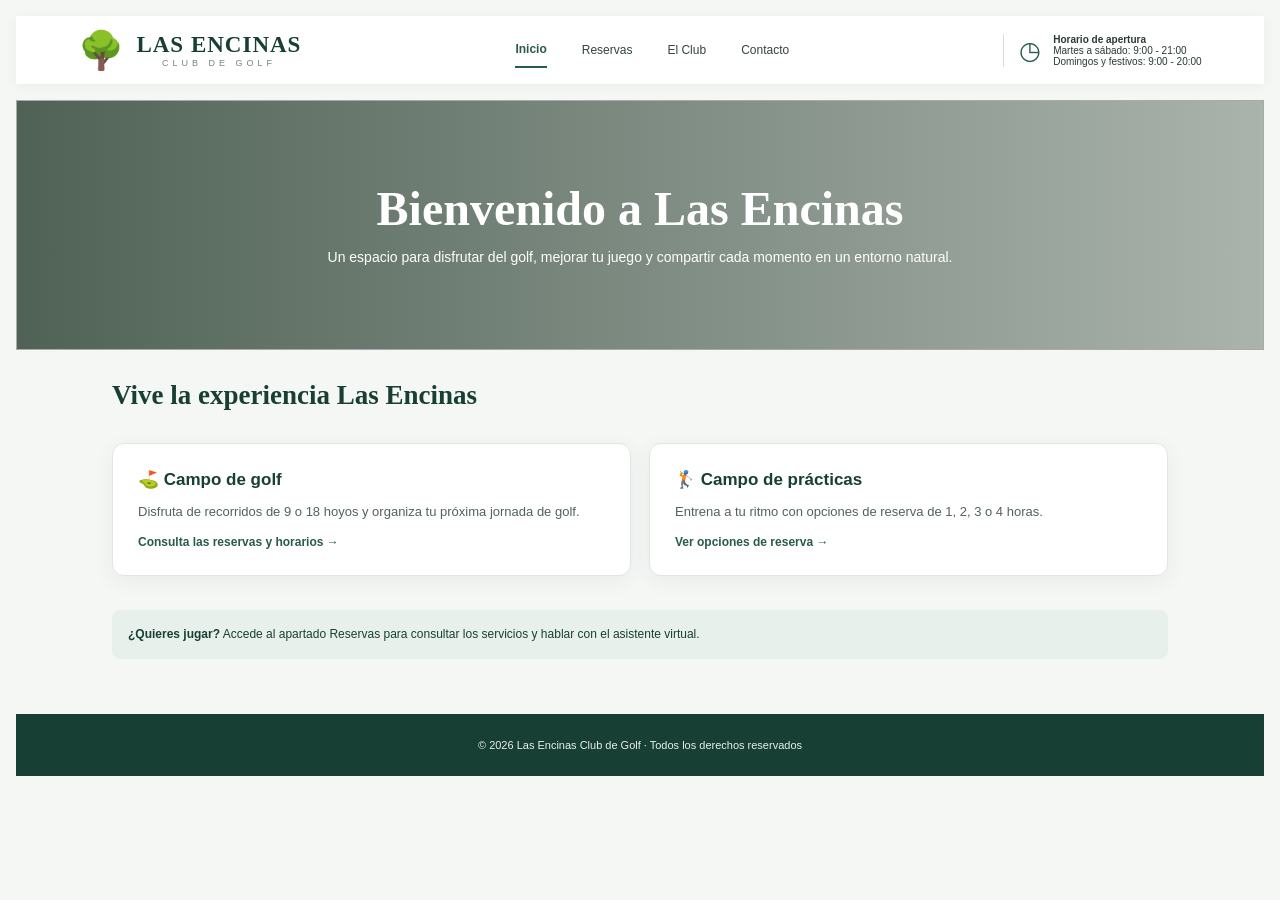
<file: frontend/index.html>
<!DOCTYPE html>
<html lang="es">
<head>
<meta charset="UTF-8">
<meta name="viewport" content="width=device-width, initial-scale=1.0">
<meta name="description" content="Las Encinas Club de Golf">
<title>Inicio | Las Encinas Club de Golf</title>
<link rel="stylesheet" href="./css/styles.css"/>

</style>
</head>

<body>

<!-- CABECERA Y NAVEGACIÓN -->
<header>

  <a class="logo" href="index.html">
    <div class="logo-icon">🌳</div>
    <div>
      <h1>LAS ENCINAS</h1>
      <span>CLUB DE GOLF</span>
    </div>
  </a>

  <nav aria-label="Navegación principal">
    <a href="./index.html" class="active">Inicio</a>
    <a href="./reservas.html">Reservas</a>
    <a href="./el-club.html">El Club</a>
    <a href="./contacto.html">Contacto</a>
</nav>

  <div class="hours">
    <div class="hours-icon">◷</div>
    <div>
      <strong>Horario de apertura</strong><br>
      Martes a sábado: 9:00 - 21:00<br>
      Domingos y festivos: 9:00 - 20:00
    </div>
  </div>

</header>

<!-- PORTADA PRINCIPAL -->
<section class="page-hero">
  <div>
    <h2>Bienvenido a Las Encinas</h2>
    <p>
      Un espacio para disfrutar del golf, mejorar tu juego
      y compartir cada momento en un entorno natural.
    </p>
  </div>
</section>

<!-- CONTENIDO PRINCIPAL -->
<main class="page-main">

  <h2 class="section-title">
    Vive la experiencia Las Encinas
  </h2>

  <div class="page-grid">

    <!-- CAMPO DE GOLF -->
    <section class="info-card">
      <h3>⛳ Campo de golf</h3>

      <p>
        Disfruta de recorridos de 9 o 18 hoyos y organiza
        tu próxima jornada de golf.
      </p>

      <a href="reservas.html">
        Consulta las reservas y horarios →
      </a>
    </section>

    <!-- CAMPO DE PRÁCTICAS -->
    <section class="info-card">
      <h3>🏌️ Campo de prácticas</h3>

      <p>
        Entrena a tu ritmo con opciones de reserva
        de 1, 2, 3 o 4 horas.
      </p>

      <a href="reservas.html">
        Ver opciones de reserva →
      </a>
    </section>

  </div>

  <div class="notice">
    <strong>¿Quieres jugar?</strong>
    Accede al apartado Reservas para consultar los servicios
    y hablar con el asistente virtual.
  </div>

</main>

<!-- PIE DE PÁGINA -->
<footer class="site-footer">
  © 2026 Las Encinas Club de Golf · Todos los derechos reservados
</footer>

<!-- SONIDO DE GOLPE DE GOLF AL HACER CLIC -->
<script>
(() => {

  let audioContext;

  function playGolfHit() {

    const AudioContextClass =
      window.AudioContext || window.webkitAudioContext;

    if (!AudioContextClass) return;

    try {

      if (!audioContext) {
        audioContext = new AudioContextClass();
      }

      if (audioContext.state === 'suspended') {
        audioContext.resume();
      }

      const now = audioContext.currentTime;

      // IMPACTO GRAVE
      const thump = audioContext.createOscillator();
      const thumpGain = audioContext.createGain();

      thump.type = 'sine';
      thump.frequency.setValueAtTime(145, now);
      thump.frequency.exponentialRampToValueAtTime(48, now + 0.11);

      thumpGain.gain.setValueAtTime(0.0001, now);
      thumpGain.gain.exponentialRampToValueAtTime(0.42, now + 0.006);
      thumpGain.gain.exponentialRampToValueAtTime(0.0001, now + 0.14);

      thump.connect(thumpGain);
      thumpGain.connect(audioContext.destination);

      thump.start(now);
      thump.stop(now + 0.15);

      // CHASQUIDO DEL GOLPE
      const sampleRate = audioContext.sampleRate;

      const buffer = audioContext.createBuffer(
        1,
        Math.floor(sampleRate * 0.12),
        sampleRate
      );

      const data = buffer.getChannelData(0);

      for (let i = 0; i < data.length; i++) {
        data[i] = (Math.random() * 2 - 1) *
          Math.pow(1 - i / data.length, 3);
      }

      const noise = audioContext.createBufferSource();
      const filter = audioContext.createBiquadFilter();
      const noiseGain = audioContext.createGain();

      noise.buffer = buffer;
      filter.type = 'bandpass';
      filter.frequency.setValueAtTime(1700, now);
      filter.Q.value = 0.8;

      noiseGain.gain.setValueAtTime(0.0001, now);
      noiseGain.gain.exponentialRampToValueAtTime(0.3, now + 0.003);
      noiseGain.gain.exponentialRampToValueAtTime(0.0001, now + 0.09);

      noise.connect(filter);
      filter.connect(noiseGain);
      noiseGain.connect(audioContext.destination);

      noise.start(now);
      noise.stop(now + 0.12);

    } catch (error) {
      console.warn('No se ha podido reproducir el sonido:', error);
    }
  }

  document.addEventListener('click', playGolfHit);

})();
</script>

</body>
</html>
</file>
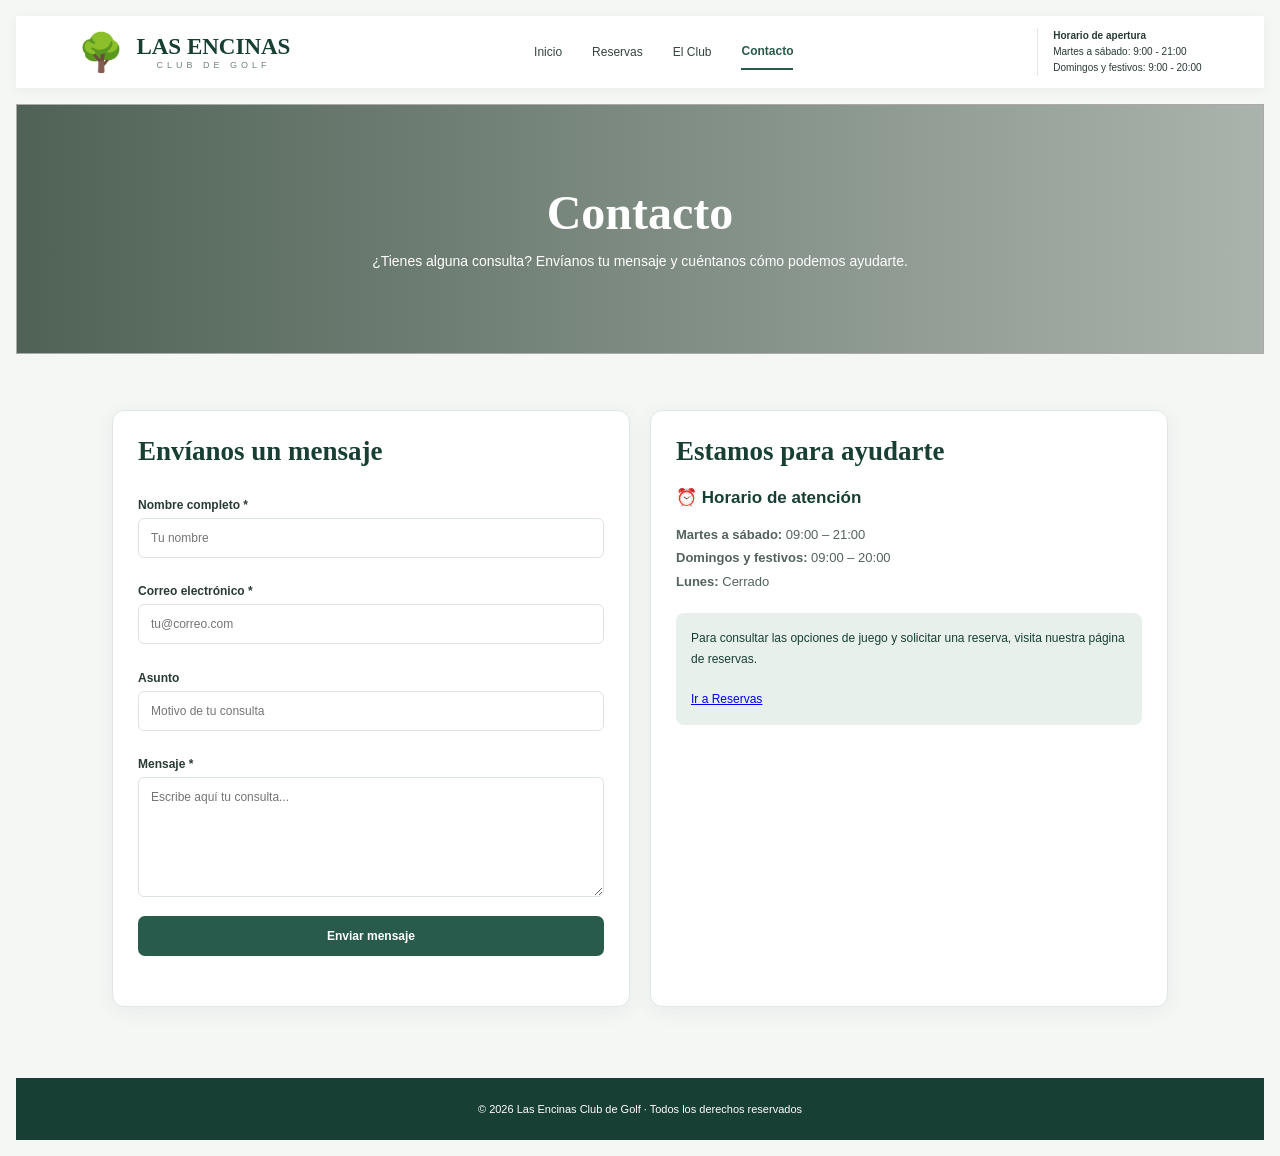
<file: frontend/contacto.html>
<!DOCTYPE html>
<html lang="es">

<head>
    <meta charset="UTF-8">
    <meta name="viewport" content="width=device-width, initial-scale=1.0">

    <title>Contacto | Las Encinas Club de Golf</title>
    <link rel="stylesheet" href="./css/contacto.css"/>
</head>

<body>

    <!-- CABECERA -->

    <header>

        <a class="logo" href="index.html">
            <div class="logo-icon">🌳</div>

            <div>
                <h1>LAS ENCINAS</h1>
                <span>CLUB DE GOLF</span>
            </div>
        </a>

        <nav aria-label="Navegación principal">
            <a href="./index.html">Inicio</a>
            <a href="./reservas.html">Reservas</a>
            <a href="./el-club.html">El Club</a>
            <a href="./contacto.html" class="active">Contacto</a>
        </nav>

        <div class="hours">
            <strong>Horario de apertura</strong><br>
            Martes a sábado: 9:00 - 21:00<br>
            Domingos y festivos: 9:00 - 20:00
        </div>

    </header>

    <!-- PORTADA -->

    <section class="page-hero">

        <div>
            <h2>Contacto</h2>

            <p>
                ¿Tienes alguna consulta? Envíanos tu mensaje
                y cuéntanos cómo podemos ayudarte.
            </p>
        </div>

    </section>

    <!-- CONTENIDO PRINCIPAL -->

    <main class="page-main">

        <div class="page-grid">

            <!-- FORMULARIO -->

            <section class="info-card">

                <h2 class="section-title">
                    Envíanos un mensaje
                </h2>

                <form class="contact-form" id="contactForm">

                    <div>
                        <label for="contactName">
                            Nombre completo *
                        </label>

                        <input
                            type="text"
                            id="contactName"
                            name="name"
                            placeholder="Tu nombre"
                            required
                        >
                    </div>

                    <div>
                        <label for="contactEmail">
                            Correo electrónico *
                        </label>

                        <input
                            type="email"
                            id="contactEmail"
                            name="email"
                            placeholder="tu@correo.com"
                            required
                        >
                    </div>

                    <div>
                        <label for="contactSubject">
                            Asunto
                        </label>

                        <input
                            type="text"
                            id="contactSubject"
                            name="subject"
                            placeholder="Motivo de tu consulta"
                        >
                    </div>

                    <div>
                        <label for="contactMessage">
                            Mensaje *
                        </label>

                        <textarea
                            id="contactMessage"
                            name="message"
                            placeholder="Escribe aquí tu consulta..."
                            required
                        ></textarea>
                    </div>

                    <button class="primary-btn" type="submit">
                        Enviar mensaje
                    </button>

                    <p id="contactStatus" class="status"></p>

                </form>

            </section>

            <!-- INFORMACION DEL CLUB -->

            <section class="info-card">

                <h2 class="section-title">
                    Estamos para ayudarte
                </h2>

                <h3>⏰ Horario de atención</h3>

                <p>
                    <strong>Martes a sábado:</strong>
                    09:00 – 21:00
                </p>

                <p>
                    <strong>Domingos y festivos:</strong>
                    09:00 – 20:00
                </p>

                <p>
                    <strong>Lunes:</strong>
                    Cerrado
                </p>

                <div class="notice">
                    Para consultar las opciones de juego y
                    solicitar una reserva, visita nuestra
                    página de reservas.
                    <br><br>

                    <a href="reservas.html">
                        Ir a Reservas
                    </a>
                </div>

            </section>

        </div>

    </main>

    <!-- PIE DE PAGINA -->

    <footer>
        © 2026 Las Encinas Club de Golf ·
        Todos los derechos reservados
    </footer>

    <!-- JAVASCRIPT -->

    <script>

        // FORMULARIO DE CONTACTO

        document.getElementById('contactForm').addEventListener(
            'submit',
            function(event) {

                event.preventDefault();

                document.getElementById('contactStatus').textContent =
                    'Formulario recibido correctamente. Esta es una demostración y no se ha enviado ningún correo.';

                this.reset();

            }
        );


        // SONIDO DE GOLPE DE GOLF

        (() => {

            let audioContext;

            function playGolfHit() {

                const AudioContextClass =
                    window.AudioContext || window.webkitAudioContext;

                if (!AudioContextClass) return;

                try {

                    if (!audioContext) {
                        audioContext = new AudioContextClass();
                    }

                    if (audioContext.state === 'suspended') {
                        audioContext.resume();
                    }

                    const now = audioContext.currentTime;

                    const thump = audioContext.createOscillator();
                    const thumpGain = audioContext.createGain();

                    thump.type = 'sine';
                    thump.frequency.setValueAtTime(145, now);
                    thump.frequency.exponentialRampToValueAtTime(48, now + 0.11);

                    thumpGain.gain.setValueAtTime(0.0001, now);
                    thumpGain.gain.exponentialRampToValueAtTime(0.42, now + 0.006);
                    thumpGain.gain.exponentialRampToValueAtTime(0.0001, now + 0.14);

                    thump.connect(thumpGain);
                    thumpGain.connect(audioContext.destination);

                    thump.start(now);
                    thump.stop(now + 0.15);

                    const sampleRate = audioContext.sampleRate;

                    const buffer = audioContext.createBuffer(
                        1,
                        Math.floor(sampleRate * 0.12),
                        sampleRate
                    );

                    const data = buffer.getChannelData(0);

                    for (let i = 0; i < data.length; i++) {

                        data[i] =
                            (Math.random() * 2 - 1) *
                            Math.pow(1 - i / data.length, 3);

                    }

                    const noise = audioContext.createBufferSource();
                    const filter = audioContext.createBiquadFilter();
                    const noiseGain = audioContext.createGain();

                    noise.buffer = buffer;

                    filter.type = 'bandpass';
                    filter.frequency.setValueAtTime(1700, now);
                    filter.Q.value = 0.8;

                    noiseGain.gain.setValueAtTime(0.0001, now);
                    noiseGain.gain.exponentialRampToValueAtTime(0.3, now + 0.003);
                    noiseGain.gain.exponentialRampToValueAtTime(0.0001, now + 0.09);

                    noise.connect(filter);
                    filter.connect(noiseGain);
                    noiseGain.connect(audioContext.destination);

                    noise.start(now);
                    noise.stop(now + 0.12);

                } catch (error) {

                    console.warn('Error al reproducir el sonido:', error);

                }

            }

            document.addEventListener('click', playGolfHit);

        })();

    </script>

</body>
</html>
</file>
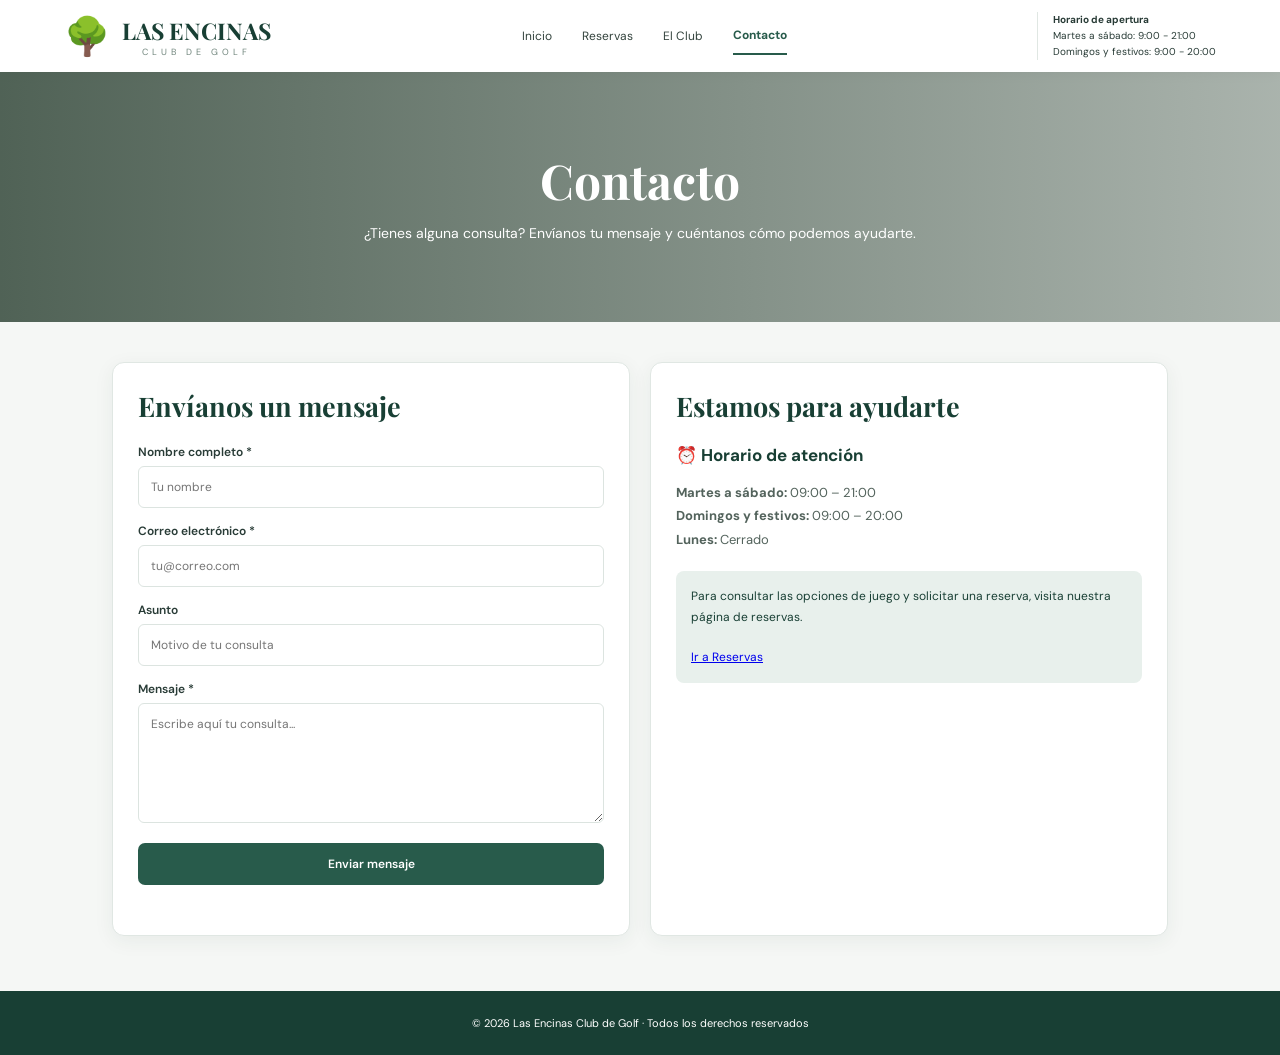
<file: frontend/contactos.html>
<!DOCTYPE html>
<html lang="es">

<head>
    <meta charset="UTF-8">
    <meta name="viewport" content="width=device-width, initial-scale=1.0">

    <title>Contacto | Las Encinas Club de Golf</title>

    <style>
        @import url('https://fonts.googleapis.com/css2?family=DM+Sans:wght@400;500;600;700&family=Playfair+Display:wght@600;700&display=swap');

        :root {
            --green: #285b4b;
            --dark-green: #183f34;
            --light-green: #e8f0ec;
            --text: #283b36;
            --border: #e0e7e3;
        }

        * {
            margin: 0;
            padding: 0;
            box-sizing: border-box;
        }

        body {
            font-family: 'DM Sans', sans-serif;
            color: var(--text);
            background: #f5f7f5;
        }

        /* CABECERA */

        header {
            min-height: 68px;
            background: white;
            display: flex;
            align-items: center;
            justify-content: space-between;
            padding: 12px 5%;
            gap: 18px;
            flex-wrap: wrap;
            box-shadow: 0 2px 12px #0000000c;
        }

        .logo {
            display: flex;
            align-items: center;
            gap: 12px;
            text-decoration: none;
        }

        .logo-icon {
            font-size: 37px;
        }

        .logo h1 {
            font-family: 'Playfair Display', serif;
            font-size: 23px;
            color: var(--dark-green);
        }

        .logo span {
            display: block;
            font-size: 9px;
            letter-spacing: 4px;
            text-align: center;
            color: #71867d;
        }

        nav {
            display: flex;
            align-items: center;
            gap: 30px;
        }

        nav a {
            text-decoration: none;
            color: #34443e;
            font-size: 12px;
            padding: 10px 0;
        }

        nav a:hover,
        nav a.active {
            color: var(--green);
            font-weight: 700;
        }

        nav a.active {
            border-bottom: 2px solid var(--green);
        }

        .hours {
            font-size: 10px;
            line-height: 1.6;
            border-left: 1px solid var(--border);
            padding-left: 15px;
        }

        /* PORTADA */

        .page-hero {
            min-height: 250px;
            display: flex;
            align-items: center;
            justify-content: center;
            text-align: center;
            padding: 35px 20px;
            color: white;

            background:
                linear-gradient(90deg, #142c1cbb, #142c1c55),
                url('https://images.unsplash.com/photo-1587174486073-ae5e5cff23aa?auto=format&fit=crop&w=1800&q=85')
                center/cover;
        }

        .page-hero h2 {
            font-family: 'Playfair Display', serif;
            font-size: clamp(30px, 5vw, 48px);
            margin-bottom: 10px;
        }

        .page-hero p {
            font-size: 14px;
            line-height: 1.7;
            max-width: 650px;
            margin: auto;
        }

        /* CONTENIDO */

        .page-main {
            max-width: 1100px;
            margin: 40px auto 55px;
            padding: 0 22px;
        }

        .page-grid {
            display: grid;
            grid-template-columns: repeat(2, minmax(0, 1fr));
            gap: 20px;
        }

        .info-card {
            background: white;
            border: 1px solid var(--border);
            border-radius: 12px;
            padding: 25px;
            box-shadow: 0 5px 20px #203b3010;
        }

        .section-title {
            font-family: 'Playfair Display', serif;
            color: var(--dark-green);
            font-size: 27px;
            margin-bottom: 20px;
        }

        .info-card h3 {
            color: var(--dark-green);
            font-size: 17px;
            margin-bottom: 15px;
        }

        .info-card p {
            font-size: 13px;
            line-height: 1.8;
            color: #53635c;
        }

        /* FORMULARIO */

        .contact-form {
            display: grid;
            gap: 15px;
        }

        .contact-form label {
            display: block;
            font-size: 12px;
            font-weight: 600;
            margin-bottom: 6px;
        }

        input,
        textarea {
            width: 100%;
            border: 1px solid #dce4e0;
            border-radius: 6px;
            padding: 12px;
            font-family: inherit;
            font-size: 12px;
            outline: none;
        }

        input:focus,
        textarea:focus {
            border-color: var(--green);
        }

        textarea {
            resize: vertical;
            min-height: 120px;
        }

        .primary-btn {
            width: 100%;
            background: var(--green);
            color: white;
            border: none;
            border-radius: 7px;
            padding: 13px;
            font-family: inherit;
            font-weight: 600;
            font-size: 12px;
            cursor: pointer;
        }

        .primary-btn:hover {
            background: var(--dark-green);
        }

        .status {
            margin-top: 10px;
            font-size: 12px;
            color: var(--green);
        }

        .notice {
            background: var(--light-green);
            color: var(--dark-green);
            padding: 15px;
            border-radius: 8px;
            font-size: 12px;
            line-height: 1.7;
            margin-top: 20px;
        }

        /* PIE DE PAGINA */

        footer {
            background: var(--dark-green);
            color: white;
            padding: 25px;
            text-align: center;
            font-size: 11px;
        }

        /* RESPONSIVE */

        @media (max-width: 800px) {

            header {
                justify-content: center;
            }

            nav {
                width: 100%;
                justify-content: center;
                gap: 20px;
                flex-wrap: wrap;
            }

            .hours {
                display: none;
            }

            .page-grid {
                grid-template-columns: 1fr;
            }
        }

        @media (max-width: 450px) {

            nav {
                gap: 12px;
            }

            nav a {
                font-size: 11px;
            }

            .page-main {
                padding: 0 14px;
            }

            .info-card {
                padding: 18px;
            }
        }

    </style>
</head>

<body>

    <!-- CABECERA -->

    <header>

        <a class="logo" href="index.html">
            <div class="logo-icon">🌳</div>

            <div>
                <h1>LAS ENCINAS</h1>
                <span>CLUB DE GOLF</span>
            </div>
        </a>

        <nav>
            <a href="index.html">Inicio</a>
            <a href="reservas.html">Reservas</a>
            <a href="el-club.html">El Club</a>
            <a href="contacto.html" class="active">Contacto</a>
        </nav>

        <div class="hours">
            <strong>Horario de apertura</strong><br>
            Martes a sábado: 9:00 - 21:00<br>
            Domingos y festivos: 9:00 - 20:00
        </div>

    </header>

    <!-- PORTADA -->

    <section class="page-hero">

        <div>
            <h2>Contacto</h2>

            <p>
                ¿Tienes alguna consulta? Envíanos tu mensaje
                y cuéntanos cómo podemos ayudarte.
            </p>
        </div>

    </section>

    <!-- CONTENIDO PRINCIPAL -->

    <main class="page-main">

        <div class="page-grid">

            <!-- FORMULARIO -->

            <section class="info-card">

                <h2 class="section-title">
                    Envíanos un mensaje
                </h2>

                <form class="contact-form" id="contactForm">

                    <div>
                        <label for="contactName">
                            Nombre completo *
                        </label>

                        <input
                            type="text"
                            id="contactName"
                            name="name"
                            placeholder="Tu nombre"
                            required
                        >
                    </div>

                    <div>
                        <label for="contactEmail">
                            Correo electrónico *
                        </label>

                        <input
                            type="email"
                            id="contactEmail"
                            name="email"
                            placeholder="tu@correo.com"
                            required
                        >
                    </div>

                    <div>
                        <label for="contactSubject">
                            Asunto
                        </label>

                        <input
                            type="text"
                            id="contactSubject"
                            name="subject"
                            placeholder="Motivo de tu consulta"
                        >
                    </div>

                    <div>
                        <label for="contactMessage">
                            Mensaje *
                        </label>

                        <textarea
                            id="contactMessage"
                            name="message"
                            placeholder="Escribe aquí tu consulta..."
                            required
                        ></textarea>
                    </div>

                    <button class="primary-btn" type="submit">
                        Enviar mensaje
                    </button>

                    <p id="contactStatus" class="status"></p>

                </form>

            </section>

            <!-- INFORMACION DEL CLUB -->

            <section class="info-card">

                <h2 class="section-title">
                    Estamos para ayudarte
                </h2>

                <h3>⏰ Horario de atención</h3>

                <p>
                    <strong>Martes a sábado:</strong>
                    09:00 – 21:00
                </p>

                <p>
                    <strong>Domingos y festivos:</strong>
                    09:00 – 20:00
                </p>

                <p>
                    <strong>Lunes:</strong>
                    Cerrado
                </p>

                <div class="notice">
                    Para consultar las opciones de juego y
                    solicitar una reserva, visita nuestra
                    página de reservas.
                    <br><br>

                    <a href="reservas.html">
                        Ir a Reservas
                    </a>
                </div>

            </section>

        </div>

    </main>

    <!-- PIE DE PAGINA -->

    <footer>
        © 2026 Las Encinas Club de Golf ·
        Todos los derechos reservados
    </footer>

    <!-- JAVASCRIPT -->

    <script>

        // FORMULARIO DE CONTACTO

        document.getElementById('contactForm').addEventListener(
            'submit',
            function(event) {

                event.preventDefault();

                document.getElementById('contactStatus').textContent =
                    'Formulario recibido correctamente. Esta es una demostración y no se ha enviado ningún correo.';

                this.reset();

            }
        );


        // SONIDO DE GOLPE DE GOLF

        (() => {

            let audioContext;

            function playGolfHit() {

                const AudioContextClass =
                    window.AudioContext || window.webkitAudioContext;

                if (!AudioContextClass) return;

                try {

                    if (!audioContext) {
                        audioContext = new AudioContextClass();
                    }

                    if (audioContext.state === 'suspended') {
                        audioContext.resume();
                    }

                    const now = audioContext.currentTime;

                    const thump = audioContext.createOscillator();
                    const thumpGain = audioContext.createGain();

                    thump.type = 'sine';
                    thump.frequency.setValueAtTime(145, now);
                    thump.frequency.exponentialRampToValueAtTime(48, now + 0.11);

                    thumpGain.gain.setValueAtTime(0.0001, now);
                    thumpGain.gain.exponentialRampToValueAtTime(0.42, now + 0.006);
                    thumpGain.gain.exponentialRampToValueAtTime(0.0001, now + 0.14);

                    thump.connect(thumpGain);
                    thumpGain.connect(audioContext.destination);

                    thump.start(now);
                    thump.stop(now + 0.15);

                    const sampleRate = audioContext.sampleRate;

                    const buffer = audioContext.createBuffer(
                        1,
                        Math.floor(sampleRate * 0.12),
                        sampleRate
                    );

                    const data = buffer.getChannelData(0);

                    for (let i = 0; i < data.length; i++) {

                        data[i] =
                            (Math.random() * 2 - 1) *
                            Math.pow(1 - i / data.length, 3);

                    }

                    const noise = audioContext.createBufferSource();
                    const filter = audioContext.createBiquadFilter();
                    const noiseGain = audioContext.createGain();

                    noise.buffer = buffer;

                    filter.type = 'bandpass';
                    filter.frequency.setValueAtTime(1700, now);
                    filter.Q.value = 0.8;

                    noiseGain.gain.setValueAtTime(0.0001, now);
                    noiseGain.gain.exponentialRampToValueAtTime(0.3, now + 0.003);
                    noiseGain.gain.exponentialRampToValueAtTime(0.0001, now + 0.09);

                    noise.connect(filter);
                    filter.connect(noiseGain);
                    noiseGain.connect(audioContext.destination);

                    noise.start(now);
                    noise.stop(now + 0.12);

                } catch (error) {

                    console.warn('Error al reproducir el sonido:', error);

                }

            }

            document.addEventListener('click', playGolfHit);

        })();

    </script>

</body>
</html>
</file>
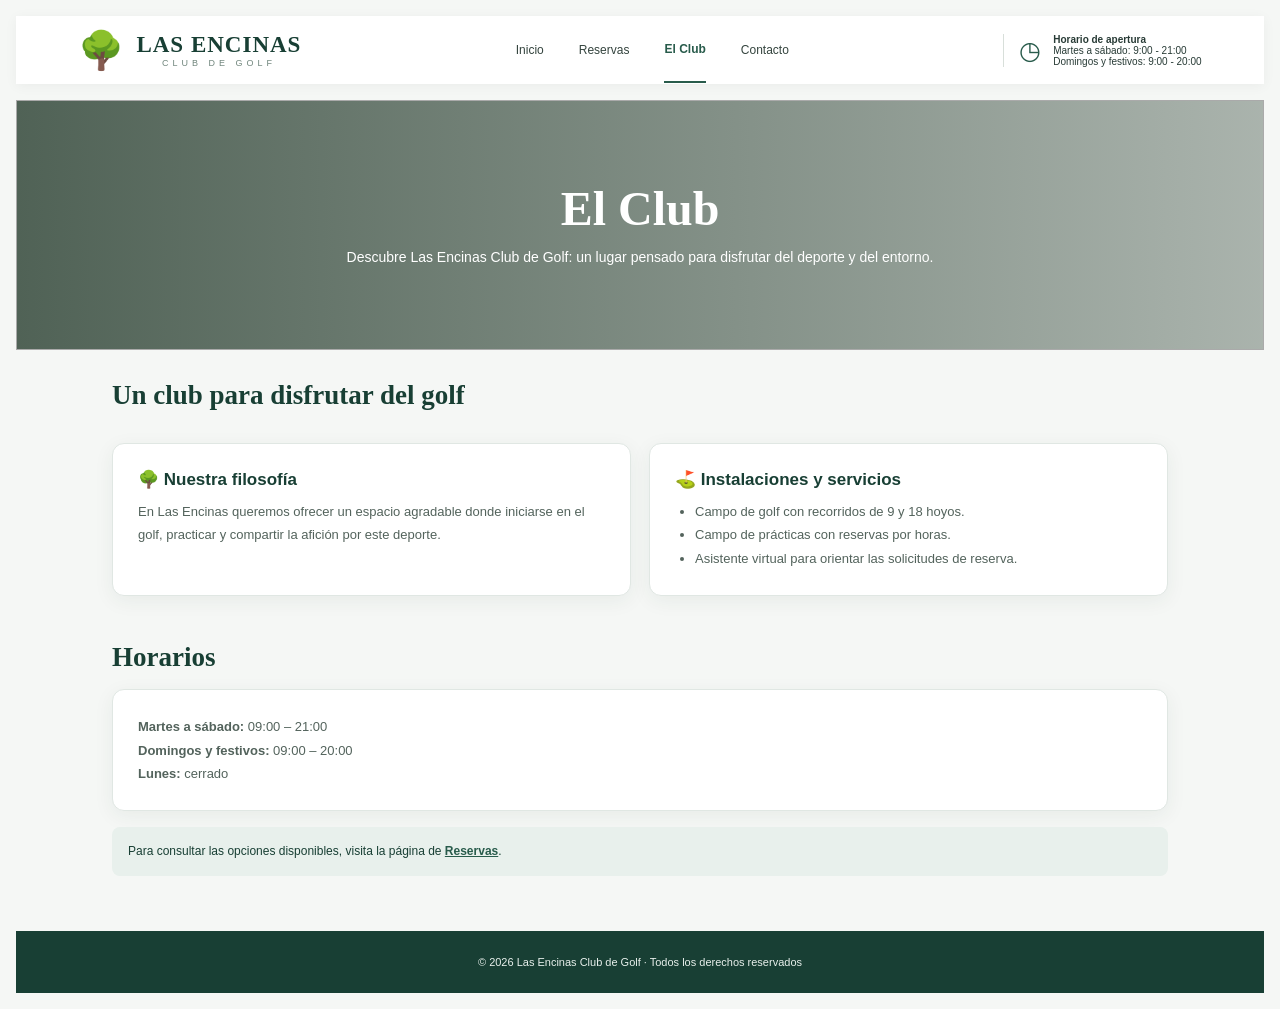
<file: frontend/el-club.html>
<!DOCTYPE html>
<html lang="es">
<head>
<meta charset="UTF-8">
<meta name="viewport" content="width=device-width, initial-scale=1.0">
<meta name="description" content="Las Encinas Club de Golf">
<title>El Club | Las Encinas Club de Golf</title>
<link rel="stylesheet" href="./css/el-club.css"/>

</style>
</head>

<body>

<!-- CABECERA -->

<header>

    <a class="logo" href="index.html">
        <div class="logo-icon">🌳</div>

        <div>
            <h1>LAS ENCINAS</h1>
            <span>CLUB DE GOLF</span>
        </div>
    </a>

    <nav aria-label="Navegación principal">
        <a href="./index.html">Inicio</a>
        <a href="./reservas.html">Reservas</a>
        <a href="./el-club.html" class="active">El Club</a>
        <a href="./contacto.html">Contacto</a>
    </nav>

    <div class="hours">
        <div class="hours-icon">◷</div>

        <div>
            <strong>Horario de apertura</strong><br>
            Martes a sábado: 9:00 - 21:00<br>
            Domingos y festivos: 9:00 - 20:00
        </div>
    </div>

</header>

<!-- IMAGEN PRINCIPAL -->

<section class="page-hero">

    <div>
        <h2>El Club</h2>

        <p>
            Descubre Las Encinas Club de Golf:
            un lugar pensado para disfrutar del deporte
            y del entorno.
        </p>
    </div>

</section>

<!-- CONTENIDO PRINCIPAL -->

<main class="page-main">

    <h2 class="section-title">
        Un club para disfrutar del golf
    </h2>

    <div class="page-grid">

        <section class="info-card">

            <h3>🌳 Nuestra filosofía</h3>

            <p>
                En Las Encinas queremos ofrecer un espacio
                agradable donde iniciarse en el golf,
                practicar y compartir la afición por este deporte.
            </p>

        </section>

        <section class="info-card">

            <h3>⛳ Instalaciones y servicios</h3>

            <ul>
                <li>Campo de golf con recorridos de 9 y 18 hoyos.</li>
                <li>Campo de prácticas con reservas por horas.</li>
                <li>Asistente virtual para orientar las solicitudes de reserva.</li>
            </ul>

        </section>

    </div>

    <!-- HORARIOS -->

    <h2 class="section-title">
        Horarios
    </h2>

    <section class="info-card">

        <p>
            <strong>Martes a sábado:</strong>
            09:00 – 21:00
        </p>

        <p>
            <strong>Domingos y festivos:</strong>
            09:00 – 20:00
        </p>

        <p>
            <strong>Lunes:</strong>
            cerrado
        </p>

    </section>

    <!-- AVISO DE RESERVAS -->

    <div class="notice">

        Para consultar las opciones disponibles,
        visita la página de

        <a href="reservas.html">Reservas</a>.

    </div>

</main>

<!-- PIE DE PÁGINA -->

<footer class="site-footer">

    © 2026 Las Encinas Club de Golf ·
    Todos los derechos reservados

</footer>

<!-- SONIDO DE GOLPE DE GOLF AL HACER CLIC -->

<script>

(() => {

    let audioContext;

    function playGolfHit() {

        const AudioContextClass =
            window.AudioContext || window.webkitAudioContext;

        if (!AudioContextClass) return;

        try {

            if (!audioContext) {
                audioContext = new AudioContextClass();
            }

            if (audioContext.state === 'suspended') {
                audioContext.resume();
            }

            const now = audioContext.currentTime;

            // Impacto grave

            const thump = audioContext.createOscillator();
            const thumpGain = audioContext.createGain();

            thump.type = 'sine';

            thump.frequency.setValueAtTime(145, now);

            thump.frequency.exponentialRampToValueAtTime(
                48,
                now + 0.11
            );

            thumpGain.gain.setValueAtTime(0.0001, now);

            thumpGain.gain.exponentialRampToValueAtTime(
                0.42,
                now + 0.006
            );

            thumpGain.gain.exponentialRampToValueAtTime(
                0.0001,
                now + 0.14
            );

            thump.connect(thumpGain);
            thumpGain.connect(audioContext.destination);

            thump.start(now);
            thump.stop(now + 0.15);

            // Chasquido del contacto entre el palo y la bola

            const sampleRate = audioContext.sampleRate;

            const buffer = audioContext.createBuffer(
                1,
                Math.floor(sampleRate * 0.12),
                sampleRate
            );

            const data = buffer.getChannelData(0);

            for (let i = 0; i < data.length; i++) {

                data[i] =
                    (Math.random() * 2 - 1) *
                    Math.pow(1 - i / data.length, 3);

            }

            const noise = audioContext.createBufferSource();
            const filter = audioContext.createBiquadFilter();
            const noiseGain = audioContext.createGain();

            noise.buffer = buffer;

            filter.type = 'bandpass';
            filter.frequency.setValueAtTime(1700, now);
            filter.Q.value = 0.8;

            noiseGain.gain.setValueAtTime(0.0001, now);

            noiseGain.gain.exponentialRampToValueAtTime(
                0.3,
                now + 0.003
            );

            noiseGain.gain.exponentialRampToValueAtTime(
                0.0001,
                now + 0.09
            );

            noise.connect(filter);
            filter.connect(noiseGain);
            noiseGain.connect(audioContext.destination);

            noise.start(now);
            noise.stop(now + 0.12);

        } catch (error) {

            console.warn(
                'No se ha podido reproducir el sonido del golpe:',
                error
            );

        }

    }

    // El sonido se activa con cada clic

    document.addEventListener('click', playGolfHit);

})();

</script>

</body>
</html>
</file>
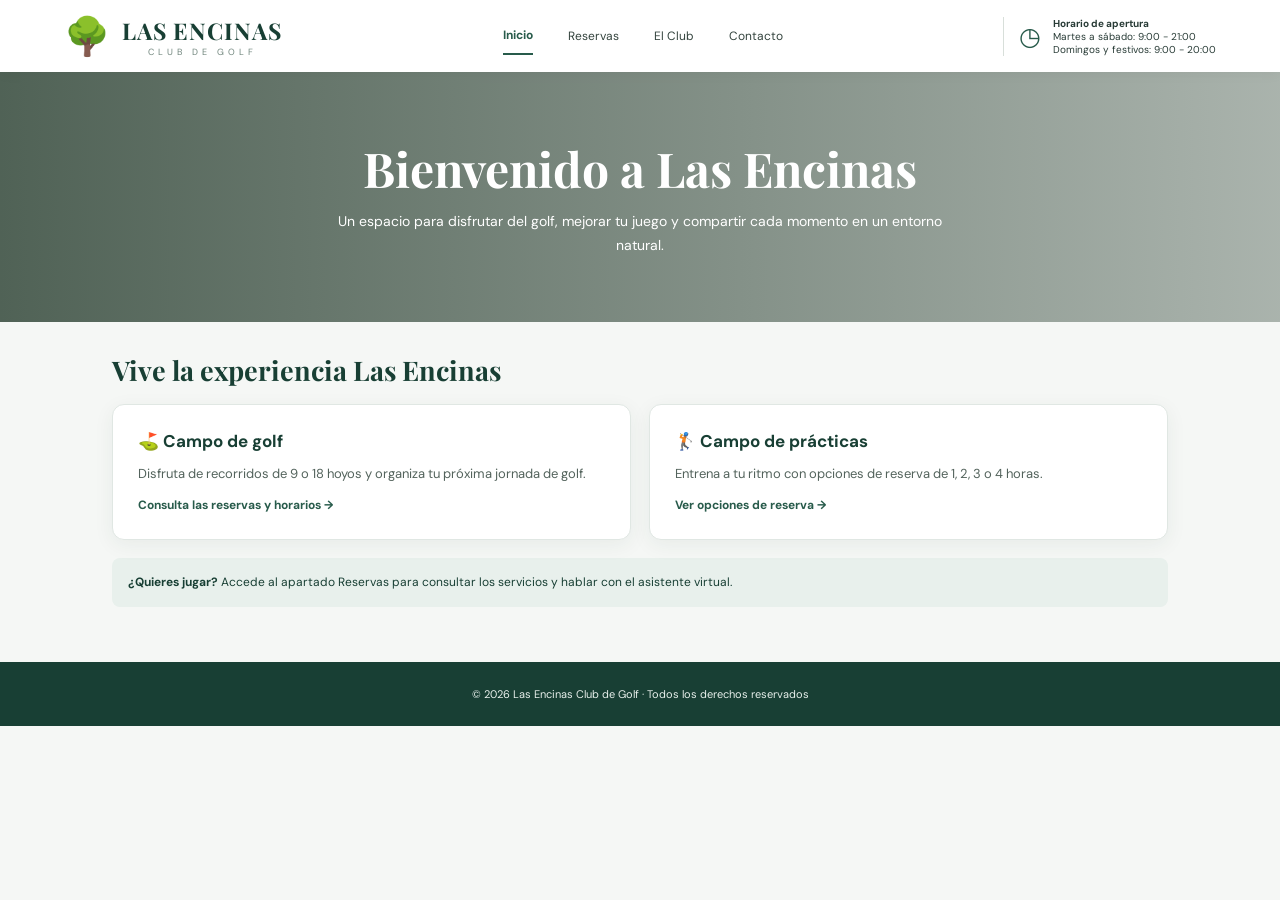
<file: frontend/inicio.html>
<!DOCTYPE html>
<html lang="es">
<head>
<meta charset="UTF-8">
<meta name="viewport" content="width=device-width, initial-scale=1.0">
<meta name="description" content="Las Encinas Club de Golf">
<title>Inicio | Las Encinas Club de Golf</title>

<style>
@import url('https://fonts.googleapis.com/css2?family=DM+Sans:wght@400;500;600;700&family=Playfair+Display:wght@600;700&display=swap');

:root {
  --green: #285b4b;
  --dark-green: #183f34;
  --light-green: #e8f0ec;
  --text: #283b36;
  --muted: #87938e;
  --border: #e0e7e3;
}

* {
  margin: 0;
  padding: 0;
  box-sizing: border-box;
}

body {
  font-family: 'DM Sans', sans-serif;
  color: var(--text);
  background: #f5f7f5;
}

/* CABECERA */
header {
  min-height: 68px;
  background: rgba(255,255,255,.97);
  display: flex;
  align-items: center;
  justify-content: space-between;
  padding: 12px 5%;
  position: relative;
  z-index: 5;
  box-shadow: 0 2px 12px #0000000c;
  gap: 18px;
}

.logo {
  display: flex;
  align-items: center;
  gap: 12px;
  text-decoration: none;
}

.logo-icon {
  font-size: 37px;
  color: var(--green);
}

.logo h1 {
  font-family: 'Playfair Display', serif;
  font-size: 23px;
  letter-spacing: 1px;
  color: var(--dark-green);
}

.logo span {
  display: block;
  font-size: 9px;
  letter-spacing: 4px;
  text-align: center;
  color: #71867d;
}

/* MENÚ */
nav {
  display: flex;
  gap: 35px;
  align-items: center;
}

nav a {
  text-decoration: none;
  font-size: 12px;
  color: #34443e;
  white-space: nowrap;
  padding: 10px 0;
}

nav a:hover {
  color: var(--green);
}

nav a.active {
  color: var(--green);
  font-weight: 700;
  border-bottom: 2px solid var(--green);
}

/* HORARIOS */
.hours {
  display: flex;
  align-items: center;
  gap: 12px;
  font-size: 10px;
  border-left: 1px solid #d8dfda;
  padding-left: 15px;
}

.hours-icon {
  font-size: 25px;
  color: var(--green);
}

/* PORTADA */
.page-hero {
  min-height: 250px;
  display: flex;
  align-items: center;
  justify-content: center;
  text-align: center;
  padding: 35px 20px;
  color: white;
  background:
    linear-gradient(90deg,#142c1cbb,#142c1c55),
    url('https://images.unsplash.com/photo-1587174486073-ae5e5cff23aa?auto=format&fit=crop&w=1800&q=85')
    center/cover;
}

.page-hero h2 {
  font-family: 'Playfair Display', serif;
  font-size: clamp(30px,5vw,48px);
  margin-bottom: 10px;
}

.page-hero p {
  font-size: 14px;
  line-height: 1.7;
  max-width: 650px;
  margin: auto;
}

/* CONTENIDO */
.page-main {
  max-width: 1100px;
  margin: 30px auto 55px;
  padding: 0 22px;
}

.section-title {
  font-family: 'Playfair Display', serif;
  color: var(--dark-green);
  font-size: 27px;
  margin: 0 0 16px;
}

.page-grid {
  display: grid;
  grid-template-columns: repeat(2,minmax(0,1fr));
  gap: 18px;
}

/* TARJETAS */
.info-card {
  background: white;
  border: 1px solid var(--border);
  border-radius: 12px;
  padding: 25px;
  box-shadow: 0 5px 20px #203b3010;
}

.info-card h3 {
  color: var(--dark-green);
  font-size: 17px;
  margin-bottom: 10px;
}

.info-card p {
  font-size: 13px;
  line-height: 1.8;
  color: #53635c;
}

.info-card a {
  display: inline-block;
  margin-top: 12px;
  color: var(--green);
  font-weight: 700;
  font-size: 12px;
  text-decoration: none;
}

.info-card a:hover {
  text-decoration: underline;
}

/* AVISO */
.notice {
  background: var(--light-green);
  color: var(--dark-green);
  padding: 14px 16px;
  border-radius: 8px;
  font-size: 12px;
  line-height: 1.7;
  margin-top: 18px;
}

/* PIE DE PÁGINA */
.site-footer {
  background: #183f34;
  color: #e8f0ec;
  padding: 25px 15px;
  text-align: center;
  font-size: 11px;
}

/* DISEÑO RESPONSIVE */
@media(max-width:800px) {
  header {
    padding: 12px 16px;
    flex-wrap: wrap;
  }

  nav {
    order: 3;
    width: 100%;
    gap: 0;
    justify-content: space-between;
    overflow-x: auto;
  }

  nav a {
    padding: 10px 9px;
    font-size: 11px;
  }

  .hours {
    margin-left: auto;
  }

  .page-grid {
    grid-template-columns: 1fr;
  }
}

@media(max-width:450px) {
  .hours {
    display: none;
  }

  nav a {
    font-size: 10px;
    padding: 10px 7px;
  }

  .page-main {
    padding: 0 14px;
  }
}
</style>
</head>

<body>

<!-- CABECERA Y NAVEGACIÓN -->
<header>

  <a class="logo" href="index.html">
    <div class="logo-icon">🌳</div>
    <div>
      <h1>LAS ENCINAS</h1>
      <span>CLUB DE GOLF</span>
    </div>
  </a>

  <nav aria-label="Navegación principal">
    <a href="index.html" class="active" aria-current="page">Inicio</a>
    <a href="reservas.html">Reservas</a>
    <a href="el-club.html">El Club</a>
    <a href="contacto.html">Contacto</a>
  </nav>

  <div class="hours">
    <div class="hours-icon">◷</div>
    <div>
      <strong>Horario de apertura</strong><br>
      Martes a sábado: 9:00 - 21:00<br>
      Domingos y festivos: 9:00 - 20:00
    </div>
  </div>

</header>

<!-- PORTADA PRINCIPAL -->
<section class="page-hero">
  <div>
    <h2>Bienvenido a Las Encinas</h2>
    <p>
      Un espacio para disfrutar del golf, mejorar tu juego
      y compartir cada momento en un entorno natural.
    </p>
  </div>
</section>

<!-- CONTENIDO PRINCIPAL -->
<main class="page-main">

  <h2 class="section-title">
    Vive la experiencia Las Encinas
  </h2>

  <div class="page-grid">

    <!-- CAMPO DE GOLF -->
    <section class="info-card">
      <h3>⛳ Campo de golf</h3>

      <p>
        Disfruta de recorridos de 9 o 18 hoyos y organiza
        tu próxima jornada de golf.
      </p>

      <a href="reservas.html">
        Consulta las reservas y horarios →
      </a>
    </section>

    <!-- CAMPO DE PRÁCTICAS -->
    <section class="info-card">
      <h3>🏌️ Campo de prácticas</h3>

      <p>
        Entrena a tu ritmo con opciones de reserva
        de 1, 2, 3 o 4 horas.
      </p>

      <a href="reservas.html">
        Ver opciones de reserva →
      </a>
    </section>

  </div>

  <div class="notice">
    <strong>¿Quieres jugar?</strong>
    Accede al apartado Reservas para consultar los servicios
    y hablar con el asistente virtual.
  </div>

</main>

<!-- PIE DE PÁGINA -->
<footer class="site-footer">
  © 2026 Las Encinas Club de Golf · Todos los derechos reservados
</footer>

<!-- SONIDO DE GOLPE DE GOLF AL HACER CLIC -->
<script>
(() => {

  let audioContext;

  function playGolfHit() {

    const AudioContextClass =
      window.AudioContext || window.webkitAudioContext;

    if (!AudioContextClass) return;

    try {

      if (!audioContext) {
        audioContext = new AudioContextClass();
      }

      if (audioContext.state === 'suspended') {
        audioContext.resume();
      }

      const now = audioContext.currentTime;

      // IMPACTO GRAVE
      const thump = audioContext.createOscillator();
      const thumpGain = audioContext.createGain();

      thump.type = 'sine';
      thump.frequency.setValueAtTime(145, now);
      thump.frequency.exponentialRampToValueAtTime(48, now + 0.11);

      thumpGain.gain.setValueAtTime(0.0001, now);
      thumpGain.gain.exponentialRampToValueAtTime(0.42, now + 0.006);
      thumpGain.gain.exponentialRampToValueAtTime(0.0001, now + 0.14);

      thump.connect(thumpGain);
      thumpGain.connect(audioContext.destination);

      thump.start(now);
      thump.stop(now + 0.15);

      // CHASQUIDO DEL GOLPE
      const sampleRate = audioContext.sampleRate;

      const buffer = audioContext.createBuffer(
        1,
        Math.floor(sampleRate * 0.12),
        sampleRate
      );

      const data = buffer.getChannelData(0);

      for (let i = 0; i < data.length; i++) {
        data[i] = (Math.random() * 2 - 1) *
          Math.pow(1 - i / data.length, 3);
      }

      const noise = audioContext.createBufferSource();
      const filter = audioContext.createBiquadFilter();
      const noiseGain = audioContext.createGain();

      noise.buffer = buffer;
      filter.type = 'bandpass';
      filter.frequency.setValueAtTime(1700, now);
      filter.Q.value = 0.8;

      noiseGain.gain.setValueAtTime(0.0001, now);
      noiseGain.gain.exponentialRampToValueAtTime(0.3, now + 0.003);
      noiseGain.gain.exponentialRampToValueAtTime(0.0001, now + 0.09);

      noise.connect(filter);
      filter.connect(noiseGain);
      noiseGain.connect(audioContext.destination);

      noise.start(now);
      noise.stop(now + 0.12);

    } catch (error) {
      console.warn('No se ha podido reproducir el sonido:', error);
    }
  }

  document.addEventListener('click', playGolfHit);

})();
</script>

</body>
</html>
</file>
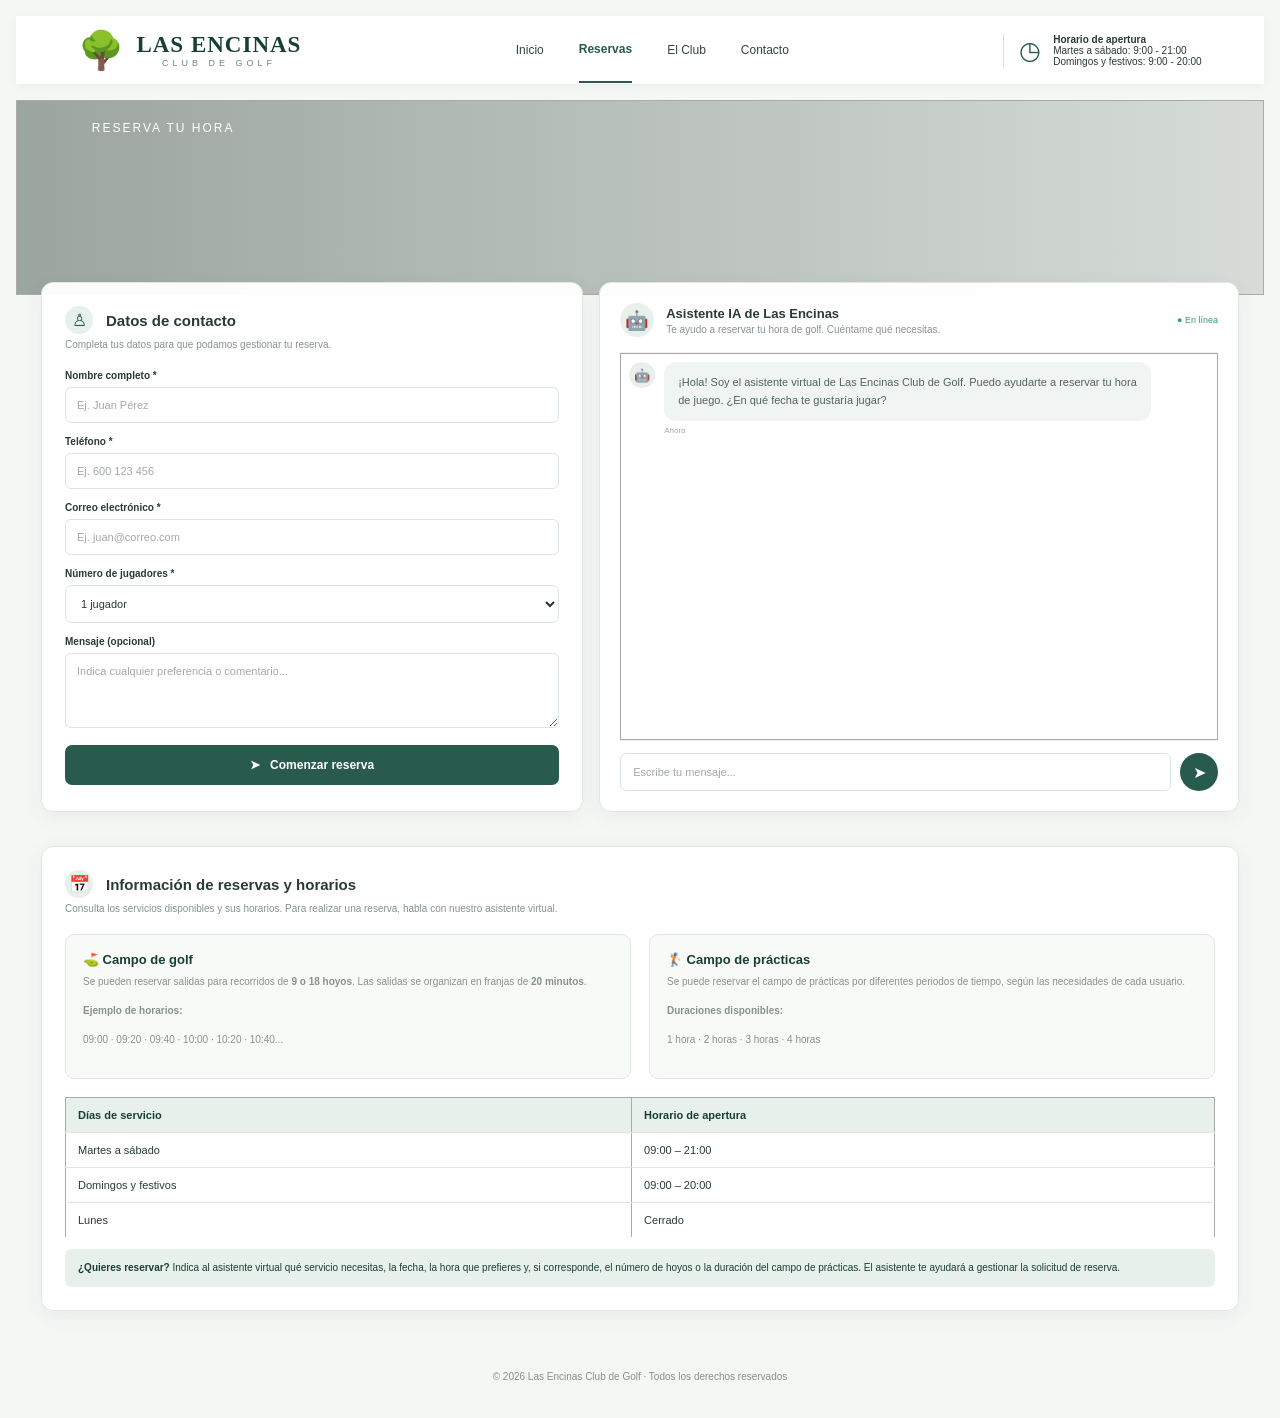
<file: frontend/reservas.html>
<!DOCTYPE html>
<html lang="es">
<head>
<meta charset="UTF-8">
<meta name="viewport" content="width=device-width, initial-scale=1.0">
<title>Las Encinas | Club de Golf</title>
<link rel="stylesheet" href="./css/reservas.css"/>

</style>
</head>

<body>

<header>

  <div class="logo">
    <div class="logo-icon">🌳</div>
    <div>
      <h1>LAS ENCINAS</h1>
      <span>CLUB DE GOLF</span>
    </div>
  </div>

  <nav aria-label="Navegación principal">
    <a href="./index.html">Inicio</a>
    <a href="./reservas.html" class="active">Reservas</a>
    <a href="./el-club.html">El Club</a>
    <a href="./contacto.html">Contacto</a>
</nav>

  <div class="hours">
    <div class="hours-icon">◷</div>
    <div>
      <strong>Horario de apertura</strong><br>
      Martes a sábado: 9:00 - 21:00<br>
      Domingos y festivos: 9:00 - 20:00
    </div>
  </div>

</header>

<section class="hero">
  <div class="hero-label">RESERVA TU HORA</div>
</section>

<main>

  <div class="content">

    <!-- FORMULARIO -->
    <section class="panel" id="reservas">

      <div class="panel-header">
        <div class="panel-icon">♙</div>
        <h2>Datos de contacto</h2>
      </div>

      <p class="subtitle">
        Completa tus datos para que podamos gestionar tu reserva.
      </p>

      <form id="reservationForm">

        <div class="form-group">
          <label>Nombre completo *</label>
          <input id="name" type="text"
            placeholder="Ej. Juan Pérez" required>
        </div>

        <div class="form-group">
          <label>Teléfono *</label>
          <input id="phone" type="tel"
            placeholder="Ej. 600 123 456" required>
        </div>

        <div class="form-group">
          <label>Correo electrónico *</label>
          <input id="email" type="email"
            placeholder="Ej. juan@correo.com" required>
        </div>

        <div class="form-group">
          <label>Número de jugadores *</label>
          <select id="players" required>
            <option value="1">1 jugador</option>
            <option value="2">2 jugadores</option>
            <option value="3">3 jugadores</option>
            <option value="4">4 jugadores</option>
          </select>
        </div>

        <div class="form-group">
          <label>Mensaje (opcional)</label>
          <textarea id="notes"
            placeholder="Indica cualquier preferencia o comentario..."></textarea>
        </div>

        <button class="primary-btn" type="submit">
          ➤ &nbsp; Comenzar reserva
        </button>

      </form>
    </section>

    <!-- CHATBOT -->
    <section class="panel chat-panel">

      <div class="chat-header">

        <div class="bot-info">
          <div class="bot-avatar">🤖</div>
          <div>
            <h3>Asistente IA de Las Encinas</h3>
            <p>Te ayudo a reservar tu hora de golf. Cuéntame qué necesitas.</p>
          </div>
        </div>

        <div class="online">● En línea</div>

      </div>

      <div class="messages" id="messages">

        <div class="message">
          <div class="message-avatar">🤖</div>
          <div>
            <div class="bubble">
              ¡Hola! Soy el asistente virtual de Las Encinas Club de Golf.
              Puedo ayudarte a reservar tu hora de juego.
              ¿En qué fecha te gustaría jugar?
            </div>
            <div class="time">Ahora</div>
          </div>
        </div>

      </div>

      <div class="chat-input">

        <input type="text" id="chatMessage"
          placeholder="Escribe tu mensaje..."
          onkeydown="if(event.key==='Enter')sendMessage()">

        <button class="send-btn" onclick="sendMessage()">➤</button>

      </div>

    </section>

  </div>

  <!-- INFORMACIÓN DE RESERVAS -->
  <section class="panel booking-panel" id="horarios-reserva">

    <div class="panel-header">
      <div class="panel-icon">📅</div>
      <h2>Información de reservas y horarios</h2>
    </div>

    <p class="subtitle">
      Consulta los servicios disponibles y sus horarios.
      Para realizar una reserva, habla con nuestro asistente virtual.
    </p>

    <div class="booking-grid">

      <div class="booking-option">
        <h3>⛳ Campo de golf</h3>

        <p>
          Se pueden reservar salidas para recorridos de
          <strong>9 o 18 hoyos</strong>.
          Las salidas se organizan en franjas de
          <strong>20 minutos</strong>.
        </p>

        <p><strong>Ejemplo de horarios:</strong></p>

        <p>09:00 · 09:20 · 09:40 · 10:00 · 10:20 · 10:40...</p>
      </div>

      <div class="booking-option">
        <h3>🏌️ Campo de prácticas</h3>

        <p>
          Se puede reservar el campo de prácticas por diferentes
          periodos de tiempo, según las necesidades de cada usuario.
        </p>

        <p><strong>Duraciones disponibles:</strong></p>

        <p>1 hora · 2 horas · 3 horas · 4 horas</p>
      </div>

    </div>

    <div class="booking-table-wrap">

      <table class="booking-table">

        <thead>
          <tr>
            <th>Días de servicio</th>
            <th>Horario de apertura</th>
          </tr>
        </thead>

        <tbody>
          <tr>
            <td>Martes a sábado</td>
            <td>09:00 – 21:00</td>
          </tr>

          <tr>
            <td>Domingos y festivos</td>
            <td>09:00 – 20:00</td>
          </tr>

          <tr>
            <td>Lunes</td>
            <td>Cerrado</td>
          </tr>
        </tbody>

      </table>

    </div>

    <div class="booking-note">
      <strong>¿Quieres reservar?</strong>
      Indica al asistente virtual qué servicio necesitas,
      la fecha, la hora que prefieres y, si corresponde,
      el número de hoyos o la duración del campo de prácticas.
      El asistente te ayudará a gestionar la solicitud de reserva.
    </div>

  </section>

</main>

<footer>
  © 2026 Las Encinas Club de Golf · Todos los derechos reservados
</footer>

<script>

// FORMULARIO DE RESERVA

document.getElementById('reservationForm').addEventListener('submit', function(e) {

  e.preventDefault();

  const name = document.getElementById('name').value;
  const phone = document.getElementById('phone').value;
  const email = document.getElementById('email').value;
  const players = document.getElementById('players').value;
  const notes = document.getElementById('notes').value;

  addMessage(
    `Perfecto, ${name}. He recibido tus datos para una reserva de ${players} jugador(es). Indicaste el teléfono ${phone} y el correo ${email}. ${notes ? 'Comentario: ' + notes : ''} Para confirmar la reserva necesitamos comprobar la disponibilidad.`
  );

  document.getElementById('chatMessage').focus();

});


// AÑADIR MENSAJES AL CHAT

function addMessage(text, user = false) {

  const messages = document.getElementById('messages');

  const message = document.createElement('div');
  message.className = 'message' + (user ? ' user' : '');

  const avatar = document.createElement('div');
  avatar.className = 'message-avatar';
  avatar.textContent = user ? '👤' : '🤖';

  const wrapper = document.createElement('div');

  const bubble = document.createElement('div');
  bubble.className = 'bubble';
  bubble.textContent = text;

  const time = document.createElement('div');
  time.className = 'time';

  time.textContent = new Date().toLocaleTimeString('es-ES', {
    hour: '2-digit',
    minute: '2-digit'
  });

  wrapper.appendChild(bubble);
  wrapper.appendChild(time);

  message.appendChild(avatar);
  message.appendChild(wrapper);

  messages.appendChild(message);
  messages.scrollTop = messages.scrollHeight;
}


// RESPUESTAS DEL CHATBOT

function sendMessage() {

  const input = document.getElementById('chatMessage');
  const text = input.value.trim();

  if (!text) return;

  addMessage(text, true);

  input.value = '';

  setTimeout(() => {

    const msg = text.toLowerCase();
    let answer = '';

    if (msg.includes('hola') || msg.includes('buenas')) {

      answer = '¡Hola! Bienvenido a Las Encinas Club de Golf. ¿En qué puedo ayudarte?';

    } else if (msg.includes('reserva') || msg.includes('reservar')) {

      answer = '¡Por supuesto! Puedo ayudarte con la reserva. Dime si quieres jugar en el campo de golf (9 o 18 hoyos) o utilizar el campo de prácticas (1, 2, 3 o 4 horas), y después indícame la fecha y la hora que prefieres.';

    } else if (msg.includes('precio') || msg.includes('cuánto') || msg.includes('tarifa')) {

      answer = 'Estaremos encantados de informarte sobre nuestras tarifas. Para conocer los precios actualizados, contacta con nuestro equipo de recepción.';

    } else if (msg.includes('horario') || msg.includes('abierto')) {

      answer = 'Nuestro horario habitual es de martes a sábado de 9:00 a 21:00, y domingos y festivos de 9:00 a 20:00. Los lunes estamos cerrados.';

    } else if (msg.includes('jugadores')) {

      answer = 'Puedes realizar reservas para grupos de entre 1 y 4 jugadores desde el formulario.';

    } else if (msg.includes('gracias')) {

      answer = '¡Gracias a ti! Será un placer recibirte en Las Encinas Club de Golf.';

    } else {

      answer = '¡Perfecto! Puedo orientarte sobre las reservas. Dime qué servicio quieres utilizar, la fecha y la hora que prefieres.';

    }

    addMessage(answer);

  }, 700);

}


// SONIDO DE GOLPE DE GOLF AL HACER CLIC

(() => {

  let audioContext;

  function playGolfHit() {

    const AudioContextClass =
      window.AudioContext || window.webkitAudioContext;

    if (!AudioContextClass) return;

    try {

      if (!audioContext) {
        audioContext = new AudioContextClass();
      }

      if (audioContext.state === 'suspended') {
        audioContext.resume();
      }

      const now = audioContext.currentTime;

      // IMPACTO GRAVE

      const thump = audioContext.createOscillator();
      const thumpGain = audioContext.createGain();

      thump.type = 'sine';

      thump.frequency.setValueAtTime(145, now);
      thump.frequency.exponentialRampToValueAtTime(48, now + 0.11);

      thumpGain.gain.setValueAtTime(0.0001, now);
      thumpGain.gain.exponentialRampToValueAtTime(0.42, now + 0.006);
      thumpGain.gain.exponentialRampToValueAtTime(0.0001, now + 0.14);

      thump.connect(thumpGain);
      thumpGain.connect(audioContext.destination);

      thump.start(now);
      thump.stop(now + 0.15);


      // CHASQUIDO DEL CONTACTO ENTRE EL PALO Y LA BOLA

      const sampleRate = audioContext.sampleRate;

      const buffer = audioContext.createBuffer(
        1,
        Math.floor(sampleRate * 0.12),
        sampleRate
      );

      const data = buffer.getChannelData(0);

      for (let i = 0; i < data.length; i++) {

        data[i] = (Math.random() * 2 - 1) *
          Math.pow(1 - i / data.length, 3);

      }

      const noise = audioContext.createBufferSource();
      const filter = audioContext.createBiquadFilter();
      const noiseGain = audioContext.createGain();

      noise.buffer = buffer;

      filter.type = 'bandpass';
      filter.frequency.setValueAtTime(1700, now);
      filter.Q.value = 0.8;

      noiseGain.gain.setValueAtTime(0.0001, now);
      noiseGain.gain.exponentialRampToValueAtTime(0.3, now + 0.003);
      noiseGain.gain.exponentialRampToValueAtTime(0.0001, now + 0.09);

      noise.connect(filter);
      filter.connect(noiseGain);
      noiseGain.connect(audioContext.destination);

      noise.start(now);
      noise.stop(now + 0.12);

    } catch (error) {

      console.warn('No se ha podido reproducir el sonido del golpe:', error);

    }

  }

  // Reproducir el sonido al hacer clic.
  // El navegador puede exigir un primer clic para activar el audio.

  document.addEventListener('click', playGolfHit);

})();

</script>

</body>
</html>
</file>
<file: frontend/css/styles.css>
/* Base deliberadamente mínima. TODO F4: identidad visual, móvil y accesibilidad. */
body { font-family: sans-serif; margin: 1rem;}
section { border: 1px solid #aaa; padding: 1rem; margin: 1rem 0; }
label { display: block; margin: .7rem 0; }
input, select, button { font: inherit; max-width: 100%; }
table { border-collapse: collapse; }
th, td { border: 1px solid #aaa; padding: .4rem; }
#messages { min-height: 5rem; border: 1px solid #aaa; padding: .5rem; }
/* TODO: diferenciar usuario/asistente, espera, error y confirmación. */
@import url('https://fonts.googleapis.com/css2?family=DM+Sans:wght@400;500;600;700&family=Playfair+Display:wght@600;700&display=swap');

:root {
  --green: #285b4b;
  --dark-green: #183f34;
  --light-green: #e8f0ec;
  --text: #283b36;
  --muted: #87938e;
  --border: #e0e7e3;
}

* {
  margin: 0;
  padding: 0;
  box-sizing: border-box;
}

body {
  font-family: 'DM Sans', sans-serif;
  color: var(--text);
  background: #f5f7f5;
}

/* CABECERA */
header {
  min-height: 68px;
  background: rgba(255,255,255,.97);
  display: flex;
  align-items: center;
  justify-content: space-between;
  padding: 12px 5%;
  position: relative;
  z-index: 5;
  box-shadow: 0 2px 12px #0000000c;
  gap: 18px;
}

.logo {
  display: flex;
  align-items: center;
  gap: 12px;
  text-decoration: none;
}

.logo-icon {
  font-size: 37px;
  color: var(--green);
}

.logo h1 {
  font-family: 'Playfair Display', serif;
  font-size: 23px;
  letter-spacing: 1px;
  color: var(--dark-green);
}

.logo span {
  display: block;
  font-size: 9px;
  letter-spacing: 4px;
  text-align: center;
  color: #71867d;
}

/* MENÚ */
nav {
  display: flex;
  gap: 35px;
  align-items: center;
}

nav a {
  text-decoration: none;
  font-size: 12px;
  color: #34443e;
  white-space: nowrap;
  padding: 10px 0;
}

nav a:hover {
  color: var(--green);
}

nav a.active {
  color: var(--green);
  font-weight: 700;
  border-bottom: 2px solid var(--green);
}

/* HORARIOS */
.hours {
  display: flex;
  align-items: center;
  gap: 12px;
  font-size: 10px;
  border-left: 1px solid #d8dfda;
  padding-left: 15px;
}

.hours-icon {
  font-size: 25px;
  color: var(--green);
}

/* PORTADA */
.page-hero {
  min-height: 250px;
  display: flex;
  align-items: center;
  justify-content: center;
  text-align: center;
  padding: 35px 20px;
  color: white;
  background:
    linear-gradient(90deg,#142c1cbb,#142c1c55),
    url('https://images.unsplash.com/photo-1587174486073-ae5e5cff23aa?auto=format&fit=crop&w=1800&q=85')
    center/cover;
}

.page-hero h2 {
  font-family: 'Playfair Display', serif;
  font-size: clamp(30px,5vw,48px);
  margin-bottom: 10px;
}

.page-hero p {
  font-size: 14px;
  line-height: 1.7;
  max-width: 650px;
  margin: auto;
}

/* CONTENIDO */
.page-main {
  max-width: 1100px;
  margin: 30px auto 55px;
  padding: 0 22px;
}

.section-title {
  font-family: 'Playfair Display', serif;
  color: var(--dark-green);
  font-size: 27px;
  margin: 0 0 16px;
}

.page-grid {
  display: grid;
  grid-template-columns: repeat(2,minmax(0,1fr));
  gap: 18px;
}

/* TARJETAS */
.info-card {
  background: white;
  border: 1px solid var(--border);
  border-radius: 12px;
  padding: 25px;
  box-shadow: 0 5px 20px #203b3010;
}

.info-card h3 {
  color: var(--dark-green);
  font-size: 17px;
  margin-bottom: 10px;
}

.info-card p {
  font-size: 13px;
  line-height: 1.8;
  color: #53635c;
}

.info-card a {
  display: inline-block;
  margin-top: 12px;
  color: var(--green);
  font-weight: 700;
  font-size: 12px;
  text-decoration: none;
}

.info-card a:hover {
  text-decoration: underline;
}

/* AVISO */
.notice {
  background: var(--light-green);
  color: var(--dark-green);
  padding: 14px 16px;
  border-radius: 8px;
  font-size: 12px;
  line-height: 1.7;
  margin-top: 18px;
}

/* PIE DE PÁGINA */
.site-footer {
  background: #183f34;
  color: #e8f0ec;
  padding: 25px 15px;
  text-align: center;
  font-size: 11px;
}

/* DISEÑO RESPONSIVE */
@media(max-width:800px) {
  header {
    padding: 12px 16px;
    flex-wrap: wrap;
  }

  nav {
    order: 3;
    width: 100%;
    gap: 0;
    justify-content: space-between;
    overflow-x: auto;
  }

  nav a {
    padding: 10px 9px;
    font-size: 11px;
  }

  .hours {
    margin-left: auto;
  }

  .page-grid {
    grid-template-columns: 1fr;
  }
}

@media(max-width:450px) {
  .hours {
    display: none;
  }

  nav a {
    font-size: 10px;
    padding: 10px 7px;
  }

  .page-main {
    padding: 0 14px;
  }
}
</file>
<file: frontend/css/contacto.css>
/* Base deliberadamente mínima. TODO F4: identidad visual, móvil y accesibilidad. */
body { font-family: sans-serif; margin: 1rem;}
section { border: 1px solid #aaa; padding: 1rem; margin: 1rem 0; }
label { display: block; margin: .7rem 0; }
input, select, button { font: inherit; max-width: 100%; }
table { border-collapse: collapse; }
th, td { border: 1px solid #aaa; padding: .4rem; }
#messages { min-height: 5rem; border: 1px solid #aaa; padding: .5rem; }
/* TODO: diferenciar usuario/asistente, espera, error y confirmación. */
        @import url('https://fonts.googleapis.com/css2?family=DM+Sans:wght@400;500;600;700&family=Playfair+Display:wght@600;700&display=swap');

        :root {
            --green: #285b4b;
            --dark-green: #183f34;
            --light-green: #e8f0ec;
            --text: #283b36;
            --border: #e0e7e3;
        }

        * {
            margin: 0;
            padding: 0;
            box-sizing: border-box;
        }

        body {
            font-family: 'DM Sans', sans-serif;
            color: var(--text);
            background: #f5f7f5;
        }

        /* CABECERA */

        header {
            min-height: 68px;
            background: white;
            display: flex;
            align-items: center;
            justify-content: space-between;
            padding: 12px 5%;
            gap: 18px;
            flex-wrap: wrap;
            box-shadow: 0 2px 12px #0000000c;
        }

        .logo {
            display: flex;
            align-items: center;
            gap: 12px;
            text-decoration: none;
        }

        .logo-icon {
            font-size: 37px;
        }

        .logo h1 {
            font-family: 'Playfair Display', serif;
            font-size: 23px;
            color: var(--dark-green);
        }

        .logo span {
            display: block;
            font-size: 9px;
            letter-spacing: 4px;
            text-align: center;
            color: #71867d;
        }

        nav {
            display: flex;
            align-items: center;
            gap: 30px;
        }

        nav a {
            text-decoration: none;
            color: #34443e;
            font-size: 12px;
            padding: 10px 0;
        }

        nav a:hover,
        nav a.active {
            color: var(--green);
            font-weight: 700;
        }

        nav a.active {
            border-bottom: 2px solid var(--green);
        }

        .hours {
            font-size: 10px;
            line-height: 1.6;
            border-left: 1px solid var(--border);
            padding-left: 15px;
        }

        /* PORTADA */

        .page-hero {
            min-height: 250px;
            display: flex;
            align-items: center;
            justify-content: center;
            text-align: center;
            padding: 35px 20px;
            color: white;

            background:
                linear-gradient(90deg, #142c1cbb, #142c1c55),
                url('https://images.unsplash.com/photo-1587174486073-ae5e5cff23aa?auto=format&fit=crop&w=1800&q=85')
                center/cover;
        }

        .page-hero h2 {
            font-family: 'Playfair Display', serif;
            font-size: clamp(30px, 5vw, 48px);
            margin-bottom: 10px;
        }

        .page-hero p {
            font-size: 14px;
            line-height: 1.7;
            max-width: 650px;
            margin: auto;
        }

        /* CONTENIDO */

        .page-main {
            max-width: 1100px;
            margin: 40px auto 55px;
            padding: 0 22px;
        }

        .page-grid {
            display: grid;
            grid-template-columns: repeat(2, minmax(0, 1fr));
            gap: 20px;
        }

        .info-card {
            background: white;
            border: 1px solid var(--border);
            border-radius: 12px;
            padding: 25px;
            box-shadow: 0 5px 20px #203b3010;
        }

        .section-title {
            font-family: 'Playfair Display', serif;
            color: var(--dark-green);
            font-size: 27px;
            margin-bottom: 20px;
        }

        .info-card h3 {
            color: var(--dark-green);
            font-size: 17px;
            margin-bottom: 15px;
        }

        .info-card p {
            font-size: 13px;
            line-height: 1.8;
            color: #53635c;
        }

        /* FORMULARIO */

        .contact-form {
            display: grid;
            gap: 15px;
        }

        .contact-form label {
            display: block;
            font-size: 12px;
            font-weight: 600;
            margin-bottom: 6px;
        }

        input,
        textarea {
            width: 100%;
            border: 1px solid #dce4e0;
            border-radius: 6px;
            padding: 12px;
            font-family: inherit;
            font-size: 12px;
            outline: none;
        }

        input:focus,
        textarea:focus {
            border-color: var(--green);
        }

        textarea {
            resize: vertical;
            min-height: 120px;
        }

        .primary-btn {
            width: 100%;
            background: var(--green);
            color: white;
            border: none;
            border-radius: 7px;
            padding: 13px;
            font-family: inherit;
            font-weight: 600;
            font-size: 12px;
            cursor: pointer;
        }

        .primary-btn:hover {
            background: var(--dark-green);
        }

        .status {
            margin-top: 10px;
            font-size: 12px;
            color: var(--green);
        }

        .notice {
            background: var(--light-green);
            color: var(--dark-green);
            padding: 15px;
            border-radius: 8px;
            font-size: 12px;
            line-height: 1.7;
            margin-top: 20px;
        }

        /* PIE DE PAGINA */

        footer {
            background: var(--dark-green);
            color: white;
            padding: 25px;
            text-align: center;
            font-size: 11px;
        }

        /* RESPONSIVE */

        @media (max-width: 800px) {

            header {
                justify-content: center;
            }

            nav {
                width: 100%;
                justify-content: center;
                gap: 20px;
                flex-wrap: wrap;
            }

            .hours {
                display: none;
            }

            .page-grid {
                grid-template-columns: 1fr;
            }
        }

        @media (max-width: 450px) {

            nav {
                gap: 12px;
            }

            nav a {
                font-size: 11px;
            }

            .page-main {
                padding: 0 14px;
            }

            .info-card {
                padding: 18px;
            }
        }
</file>
<file: frontend/css/el-club.css>
/* Base deliberadamente mínima. TODO F4: identidad visual, móvil y accesibilidad. */
body { font-family: sans-serif; margin: 1rem;}
section { border: 1px solid #aaa; padding: 1rem; margin: 1rem 0; }
label { display: block; margin: .7rem 0; }
input, select, button { font: inherit; max-width: 100%; }
table { border-collapse: collapse; }
th, td { border: 1px solid #aaa; padding: .4rem; }
#messages { min-height: 5rem; border: 1px solid #aaa; padding: .5rem; }
/* TODO: diferenciar usuario/asistente, espera, error y confirmación. */

@import url('https://fonts.googleapis.com/css2?family=DM+Sans:wght@400;500;600;700&family=Playfair+Display:wght@600;700&display=swap');

:root {
    --green: #285b4b;
    --dark-green: #183f34;
    --light-green: #e8f0ec;
    --text: #283b36;
    --muted: #87938e;
    --border: #e0e7e3;
}

* {
    margin: 0;
    padding: 0;
    box-sizing: border-box;
}

body {
    font-family: 'DM Sans', sans-serif;
    color: var(--text);
    background: #f5f7f5;
}

/* HEADER */

header {
    height: 68px;
    background: rgba(255,255,255,.97);
    display: flex;
    align-items: center;
    justify-content: space-between;
    padding: 0 5%;
    position: relative;
    z-index: 5;
    box-shadow: 0 2px 12px #0000000c;
    gap: 18px;
}

.logo {
    display: flex;
    align-items: center;
    gap: 12px;
    text-decoration: none;
}

.logo-icon {
    font-size: 37px;
    color: var(--green);
}

.logo h1 {
    font-family: 'Playfair Display', serif;
    font-size: 23px;
    letter-spacing: 1px;
    color: var(--dark-green);
}

.logo span {
    display: block;
    font-size: 9px;
    letter-spacing: 4px;
    text-align: center;
    color: #71867d;
}

nav {
    display: flex;
    gap: 35px;
    height: 100%;
    align-items: center;
}

nav a {
    text-decoration: none;
    font-size: 12px;
    color: #34443e;
    padding: 25px 0;
    white-space: nowrap;
}

nav a:hover {
    color: var(--green);
}

nav a.active {
    color: var(--green);
    font-weight: 700;
    border-bottom: 2px solid var(--green);
}

.hours {
    display: flex;
    align-items: center;
    gap: 12px;
    font-size: 10px;
    border-left: 1px solid #d8dfda;
    padding-left: 15px;
}

.hours-icon {
    font-size: 25px;
    color: var(--green);
}

/* HERO */

.page-hero {
    min-height: 250px;
    display: flex;
    align-items: center;
    justify-content: center;
    text-align: center;
    padding: 35px 20px;
    color: white;
    background:
        linear-gradient(90deg,#142c1cbb,#142c1c55),
        url('https://images.unsplash.com/photo-1587174486073-ae5e5cff23aa?auto=format&fit=crop&w=1800&q=85')
        center/cover;
}

.page-hero h2 {
    font-family: 'Playfair Display', serif;
    font-size: clamp(30px,5vw,48px);
    margin-bottom: 10px;
}

.page-hero p {
    font-size: 14px;
    line-height: 1.7;
    max-width: 650px;
    margin: auto;
}

/* MAIN */

.page-main {
    max-width: 1100px;
    margin: 30px auto 55px;
    padding: 0 22px;
}

.section-title {
    font-family: 'Playfair Display', serif;
    color: var(--dark-green);
    font-size: 27px;
    margin: 0 0 16px;
}

.page-main > .section-title {
    margin-top: 30px;
}

.page-grid {
    display: grid;
    grid-template-columns: repeat(2,minmax(0,1fr));
    gap: 18px;
}

/* TARJETAS */

.info-card {
    background: white;
    border: 1px solid var(--border);
    border-radius: 12px;
    padding: 25px;
    box-shadow: 0 5px 20px #203b3010;
}

.info-card h3 {
    color: var(--dark-green);
    font-size: 17px;
    margin-bottom: 10px;
}

.info-card p,
.info-card li {
    font-size: 13px;
    line-height: 1.8;
    color: #53635c;
}

.info-card ul {
    padding-left: 20px;
    margin-top: 8px;
}

/* AVISO */

.notice {
    background: var(--light-green);
    color: var(--dark-green);
    padding: 14px 16px;
    border-radius: 8px;
    font-size: 12px;
    line-height: 1.7;
    margin-top: 15px;
}

.notice a {
    color: var(--green);
    font-weight: 700;
}

/* FOOTER */

.site-footer {
    background: #183f34;
    color: #e8f0ec;
    padding: 25px 15px;
    text-align: center;
    font-size: 11px;
}

/* RESPONSIVE */

@media(max-width:800px) {
    header {
        height: auto;
        min-height: 68px;
        padding: 12px 16px;
        flex-wrap: wrap;
    }

    nav {
        display: flex;
        order: 3;
        width: 100%;
        height: auto;
        gap: 0;
        justify-content: space-between;
        overflow-x: auto;
    }

    nav a {
        padding: 10px 9px;
        font-size: 11px;
    }

    .hours {
        margin-left: auto;
    }

    .page-grid {
        grid-template-columns: 1fr;
    }
}

@media(max-width:450px) {
    .hours {
        display: none;
    }

    nav a {
        font-size: 10px;
        padding: 10px 7px;
    }

    .page-main {
        padding: 0 14px;
    }
}
</file>
<file: frontend/css/reservas.css>
/* Base deliberadamente mínima. TODO F4: identidad visual, móvil y accesibilidad. */
body { font-family: sans-serif; margin: 1rem;}
section { border: 1px solid #aaa; padding: 1rem; margin: 1rem 0; }
label { display: block; margin: .7rem 0; }
input, select, button { font: inherit; max-width: 100%; }
table { border-collapse: collapse; }
th, td { border: 1px solid #aaa; padding: .4rem; }
#messages { min-height: 5rem; border: 1px solid #aaa; padding: .5rem; }
/* TODO: diferenciar usuario/asistente, espera, error y confirmación. */

@import url('https://fonts.googleapis.com/css2?family=DM+Sans:wght@400;500;600;700&family=Playfair+Display:wght@600;700&display=swap');

:root {
  --green: #285b4b;
  --dark-green: #183f34;
  --light-green: #e8f0ec;
  --text: #283b36;
  --muted: #87938e;
  --border: #e0e7e3;
}

* {
  margin: 0;
  padding: 0;
  box-sizing: border-box;
}

body {
  font-family: 'DM Sans', sans-serif;
  color: var(--text);
  background: #f5f7f5;
}

/* CABECERA */

header {
  height: 68px;
  background: rgba(255,255,255,.97);
  display: flex;
  align-items: center;
  justify-content: space-between;
  padding: 0 5%;
  position: relative;
  z-index: 5;
  box-shadow: 0 2px 12px #0000000c;
}

.logo {
  display: flex;
  align-items: center;
  gap: 12px;
}

.logo-icon {
  font-size: 37px;
  color: var(--green);
}

.logo h1 {
  font-family: 'Playfair Display', serif;
  font-size: 23px;
  letter-spacing: 1px;
  color: var(--dark-green);
}

.logo span {
  display: block;
  font-size: 9px;
  letter-spacing: 4px;
  text-align: center;
  color: #71867d;
}

nav {
  display: flex;
  gap: 35px;
  height: 100%;
  align-items: center;
}

nav a {
  text-decoration: none;
  font-size: 12px;
  color: #34443e;
  padding: 25px 0;
}

nav a.active {
  color: var(--green);
  font-weight: 700;
  border-bottom: 2px solid var(--green);
}

.hours {
  display: flex;
  align-items: center;
  gap: 12px;
  font-size: 10px;
  border-left: 1px solid #d8dfda;
  padding-left: 15px;
}

.hours-icon {
  font-size: 25px;
  color: var(--green);
}

/* IMAGEN PRINCIPAL */

.hero {
  height: 195px;
  background:
    linear-gradient(90deg, #142c1c66, #142c1c22),
    url('https://images.unsplash.com/photo-1587174486073-ae5e5cff23aa?auto=format&fit=crop&w=1800&q=85')
    center 52% / cover;
  position: relative;
}

.hero-label {
  position: absolute;
  top: 20px;
  left: 6%;
  color: white;
  font-size: 12px;
  letter-spacing: 2px;
}

/* CONTENIDO */

main {
  max-width: 1250px;
  margin: -45px auto 40px;
  padding: 0 25px;
  position: relative;
  z-index: 2;
}

.content {
  display: grid;
  grid-template-columns: 1fr 1.18fr;
  gap: 16px;
}

.panel {
  background: rgba(255,255,255,.97);
  border: 1px solid var(--border);
  border-radius: 12px;
  padding: 23px;
  box-shadow: 0 5px 20px #203b3010;
  min-width: 0;
}

.panel-header {
  display: flex;
  align-items: center;
  gap: 13px;
  margin-bottom: 5px;
}

.panel-icon {
  width: 28px;
  height: 28px;
  border-radius: 50%;
  display: grid;
  place-items: center;
  background: var(--light-green);
  color: var(--green);
  font-size: 17px;
}

.panel-header h2 {
  font-size: 15px;
  font-weight: 700;
}

.subtitle {
  font-size: 10px;
  color: var(--muted);
  margin-bottom: 20px;
}

/* FORMULARIO */

.form-group {
  margin-bottom: 13px;
}

label {
  display: block;
  font-size: 10px;
  font-weight: 600;
  margin-bottom: 6px;
}

input, select, textarea {
  width: 100%;
  border: 1px solid #dce4e0;
  border-radius: 6px;
  padding: 11px;
  font-family: inherit;
  font-size: 11px;
  outline: none;
  color: var(--text);
  background: white;
  transition: .2s;
}

input:focus, select:focus, textarea:focus {
  border-color: var(--green);
  box-shadow: 0 0 0 3px #285b4b12;
}

input::placeholder, textarea::placeholder {
  color: #a2aaa6;
}

textarea {
  resize: vertical;
  min-height: 75px;
}

.primary-btn {
  width: 100%;
  background: var(--green);
  color: white;
  border: none;
  border-radius: 7px;
  padding: 13px;
  font-family: inherit;
  font-weight: 600;
  font-size: 12px;
  cursor: pointer;
  transition: .2s;
}

.primary-btn:hover {
  background: var(--dark-green);
  transform: translateY(-1px);
}

/* CHAT */

.chat-panel {
  display: flex;
  flex-direction: column;
  min-height: 530px;
  padding: 20px;
}

.chat-header {
  display: flex;
  align-items: center;
  justify-content: space-between;
  border-bottom: 1px solid #edf0ee;
  padding-bottom: 15px;
}

.bot-info {
  display: flex;
  align-items: center;
  gap: 12px;
}

.bot-avatar {
  width: 34px;
  height: 34px;
  border-radius: 50%;
  background: var(--light-green);
  display: grid;
  place-items: center;
  font-size: 19px;
}

.bot-info h3 {
  font-size: 13px;
}

.bot-info p {
  color: var(--muted);
  font-size: 10px;
  margin-top: 3px;
}

.online {
  font-size: 9px;
  color: #369b70;
}

.messages {
  flex: 1;
  overflow-y: auto;
  padding: 17px 0;
  display: flex;
  flex-direction: column;
  gap: 14px;
  min-height: 300px;
  max-height: 390px;
}

.message {
  display: flex;
  align-items: flex-start;
  gap: 9px;
  max-width: 90%;
}

.message.user {
  align-self: flex-end;
  flex-direction: row-reverse;
}

.message-avatar {
  width: 26px;
  height: 26px;
  flex-shrink: 0;
  border-radius: 50%;
  background: var(--light-green);
  display: grid;
  place-items: center;
  font-size: 13px;
}

.bubble {
  padding: 12px 14px;
  border-radius: 12px;
  background: #f0f4f2;
  font-size: 11px;
  line-height: 1.6;
  color: #53635c;
}

.message.user .bubble {
  background: var(--green);
  color: white;
  border-radius: 12px 12px 3px 12px;
}

.time {
  font-size: 8px;
  color: #a4aca8;
  margin-top: 5px;
}

.chat-input {
  display: flex;
  align-items: center;
  gap: 9px;
  padding-top: 12px;
  border-top: 1px solid #edf0ee;
}

.chat-input input {
  flex: 1;
  padding: 12px;
}

.send-btn {
  width: 38px;
  height: 38px;
  border-radius: 50%;
  border: none;
  background: var(--green);
  color: white;
  cursor: pointer;
  font-size: 16px;
}

.send-btn:hover {
  background: var(--dark-green);
}

/* INFORMACIÓN DE RESERVAS */

.booking-panel {
  margin-top: 18px;
}

.booking-grid {
  display: grid;
  grid-template-columns: 1fr 1fr;
  gap: 18px;
  margin-top: 18px;
}

.booking-option {
  background: #f8faf8;
  border: 1px solid var(--border);
  border-radius: 9px;
  padding: 17px;
  min-width: 0;
}

.booking-option h3 {
  font-size: 13px;
  color: var(--dark-green);
  margin-bottom: 7px;
}

.booking-option p {
  font-size: 10px;
  color: var(--muted);
  line-height: 1.6;
  margin-bottom: 13px;
}

.booking-table-wrap {
  overflow-x: auto;
  margin-top: 18px;
}

.booking-table {
  width: 100%;
  border-collapse: collapse;
  font-size: 11px;
}

.booking-table th,
.booking-table td {
  padding: 11px 12px;
  text-align: left;
  border-bottom: 1px solid var(--border);
}

.booking-table th {
  color: var(--dark-green);
  background: var(--light-green);
  font-weight: 700;
}

.booking-table td {
  background: white;
}

.booking-table tr:last-child td {
  border-bottom: 0;
}

.booking-note {
  margin-top: 12px;
  padding: 11px 13px;
  background: var(--light-green);
  border-radius: 7px;
  color: var(--dark-green);
  font-size: 10px;
  line-height: 1.6;
}

/* FOOTER */

footer {
  text-align: center;
  padding: 20px;
  color: #84918a;
  font-size: 10px;
}

/* DISEÑO RESPONSIVE */

@media(max-width: 800px) {
  header {
    padding: 0 18px;
  }

  nav {
    display: none;
  }

  .hours {
    font-size: 9px;
  }

  .content {
    grid-template-columns: 1fr;
  }

  .booking-grid {
    grid-template-columns: 1fr;
  }

  main {
    margin-top: -35px;
    padding: 0 14px;
  }

  .hero {
    height: 160px;
  }
}

@media(max-width: 450px) {
  .logo h1 {
    font-size: 17px;
  }

  .logo-icon {
    font-size: 28px;
  }

  .hours-icon {
    display: none;
  }

  .hours {
    padding-left: 8px;
  }

  .panel {
    padding: 17px;
  }

  .booking-table th,
  .booking-table td {
    padding: 9px 8px;
  }
}
</file>
